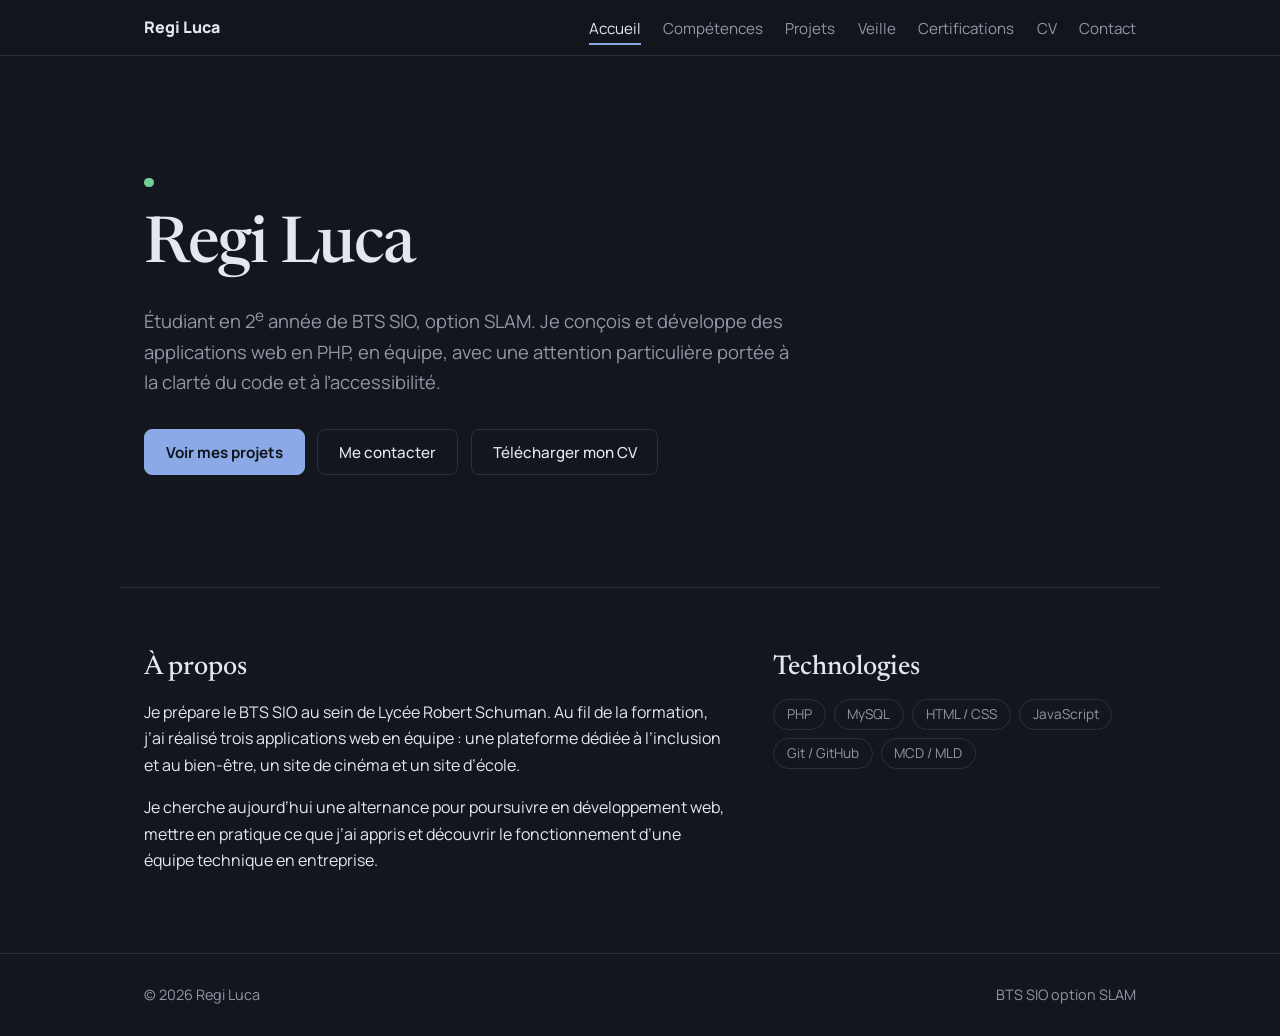
<file: index.html>
<!DOCTYPE html>
<html lang="fr">
<head>
<meta charset="UTF-8">
<meta name="viewport" content="width=device-width, initial-scale=1">
<title>Accueil | Portfolio BTS SIO SLAM</title>
<meta name="description" content="Portfolio d'un étudiant en BTS SIO option SLAM : projets, compétences, veille technologique.">
<link rel="preconnect" href="https://fonts.googleapis.com">
<link rel="preconnect" href="https://fonts.gstatic.com" crossorigin>
<link href="https://fonts.googleapis.com/css2?family=Manrope:wght@400;500;700;800&family=Newsreader:ital,wght@0,400;0,500;1,400&display=swap" rel="stylesheet">
<link rel="stylesheet" href="assets/css/style.css">
</head>
<body data-page="home">
<div id="site-header"></div>
<main id="main">
<section class="hero wrap">
  <p class="status" id="dispo">Recherche une alternance</p>
  <h1 id="hero-name">Prénom Nom</h1>
  <p class="lead">Étudiant en 2<sup>e</sup> année de BTS SIO, option SLAM. Je conçois et développe des applications web en PHP, en équipe, avec une attention particulière portée à la clarté du code et à l’accessibilité.</p>
  <div class="actions">
    <a class="btn primary" href="projets.html">Voir mes projets</a>
    <a class="btn" href="contact.html">Me contacter</a>
    <a class="btn" href="assets/docs/cv.pdf" download>Télécharger mon CV</a>
  </div>
</section>
<section class="wrap split">
  <div>
    <h2>À propos</h2>
    <p>Je prépare le BTS SIO au sein de <span id="ecole">mon établissement</span>. Au fil de la formation, j’ai réalisé trois applications web en équipe : une plateforme dédiée à l’inclusion et au bien-être, un site de cinéma et un site d’école.</p>
    <p>Je cherche aujourd’hui une alternance pour poursuivre en développement web, mettre en pratique ce que j’ai appris et découvrir le fonctionnement d’une équipe technique en entreprise.</p>
  </div>
  <div>
    <h2>Technologies</h2>
    <ul class="badges">
      <li>PHP</li><li>MySQL</li><li>HTML / CSS</li><li>JavaScript</li><li>Git / GitHub</li><li>MCD / MLD</li>
    </ul>
  </div>
</section>
</main>
<div id="site-footer"></div>
<script src="assets/js/layout.js"></script>
<script src="assets/js/app.js"></script>
</body>
</html>
</file>
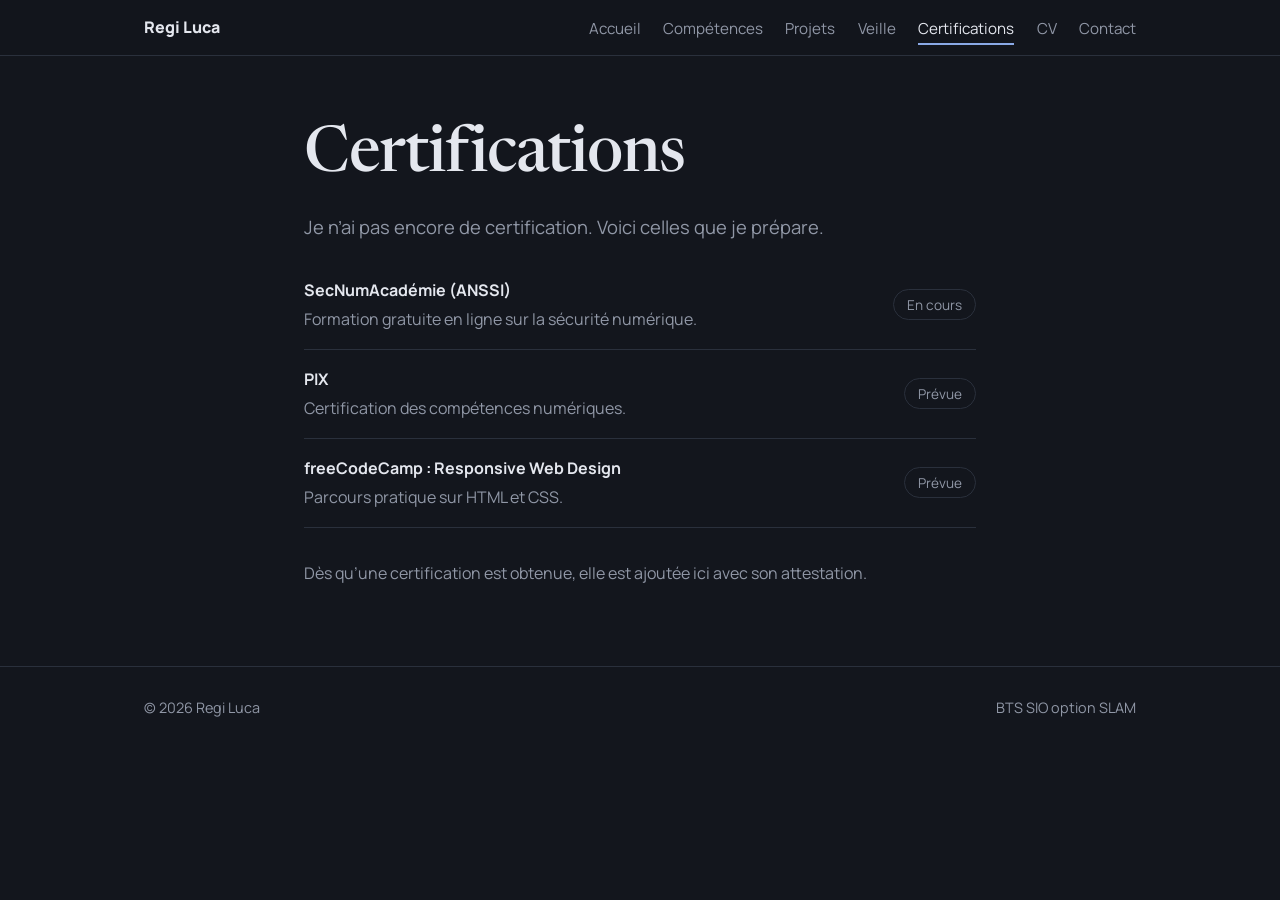
<file: certifications.html>
<!DOCTYPE html>
<html lang="fr">
<head>
<meta charset="UTF-8">
<meta name="viewport" content="width=device-width, initial-scale=1">
<title>Certifications | Portfolio BTS SIO SLAM</title>
<meta name="description" content="Portfolio d'un étudiant en BTS SIO option SLAM : projets, compétences, veille technologique.">
<link rel="preconnect" href="https://fonts.googleapis.com">
<link rel="preconnect" href="https://fonts.gstatic.com" crossorigin>
<link href="https://fonts.googleapis.com/css2?family=Manrope:wght@400;500;700;800&family=Newsreader:ital,wght@0,400;0,500;1,400&display=swap" rel="stylesheet">
<link rel="stylesheet" href="assets/css/style.css">
</head>
<body data-page="certifications">
<div id="site-header"></div>
<main id="main">
<section class="wrap narrow">
  <h1>Certifications</h1>
  <p class="lead">Je n’ai pas encore de certification. Voici celles que je prépare.</p>
  <ul class="list">
    <li><strong>SecNumAcadémie (ANSSI)</strong><span>Formation gratuite en ligne sur la sécurité numérique.</span><em class="tag">En cours</em></li>
    <li><strong>PIX</strong><span>Certification des compétences numériques.</span><em class="tag">Prévue</em></li>
    <li><strong>freeCodeCamp : Responsive Web Design</strong><span>Parcours pratique sur HTML et CSS.</span><em class="tag">Prévue</em></li>
  </ul>
  <p class="muted">Dès qu’une certification est obtenue, elle est ajoutée ici avec son attestation.</p>
</section>
</main>
<div id="site-footer"></div>
<script src="assets/js/layout.js"></script>
<script src="assets/js/app.js"></script>
</body>
</html>
</file>
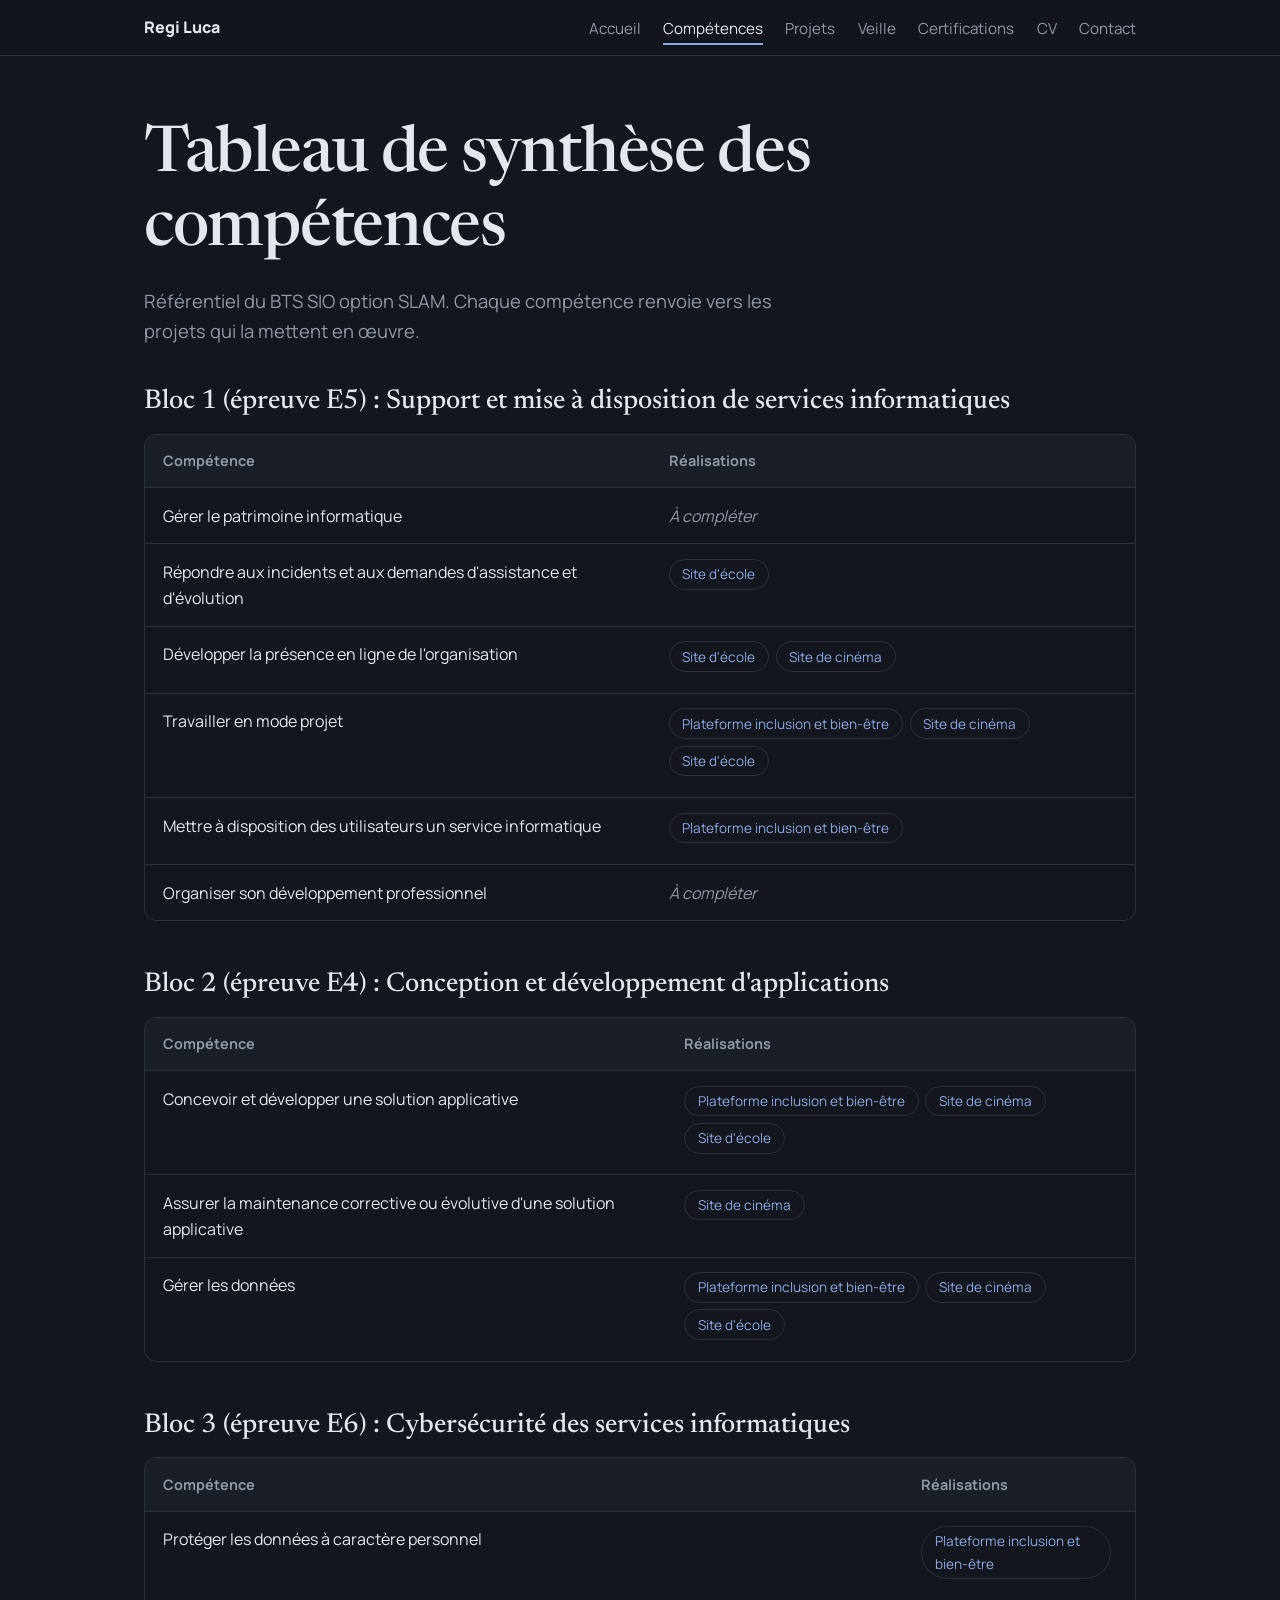
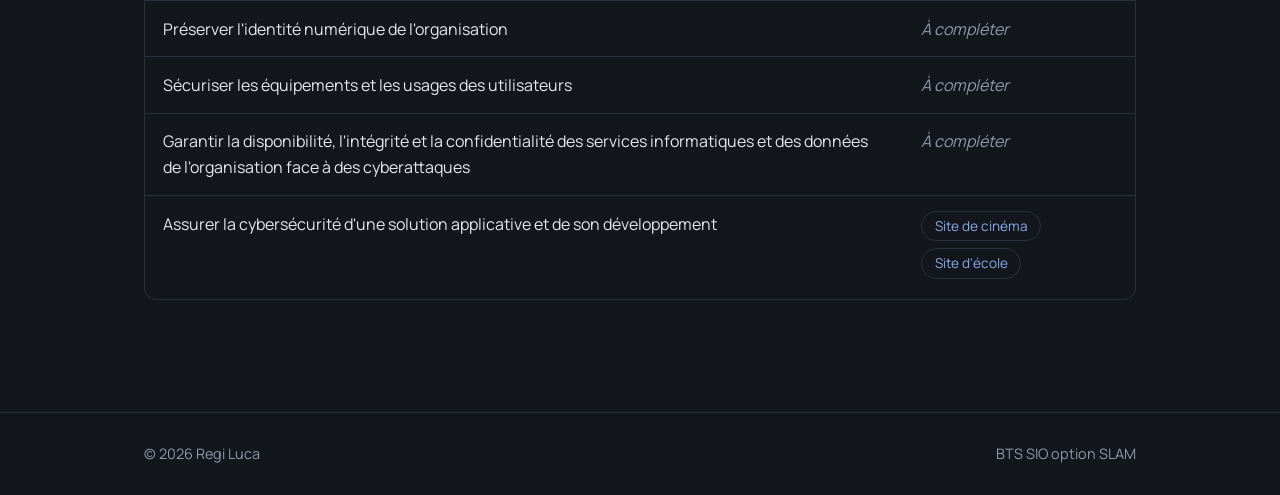
<file: competences.html>
<!DOCTYPE html>
<html lang="fr">
<head>
<meta charset="UTF-8">
<meta name="viewport" content="width=device-width, initial-scale=1">
<title>Compétences | Portfolio BTS SIO SLAM</title>
<meta name="description" content="Portfolio d'un étudiant en BTS SIO option SLAM : projets, compétences, veille technologique.">
<link rel="preconnect" href="https://fonts.googleapis.com">
<link rel="preconnect" href="https://fonts.gstatic.com" crossorigin>
<link href="https://fonts.googleapis.com/css2?family=Manrope:wght@400;500;700;800&family=Newsreader:ital,wght@0,400;0,500;1,400&display=swap" rel="stylesheet">
<link rel="stylesheet" href="assets/css/style.css">
</head>
<body data-page="competences">
<div id="site-header"></div>
<main id="main">
<section class="wrap">
  <h1>Tableau de synthèse des compétences</h1>
  <p class="lead">Référentiel du BTS SIO option SLAM. Chaque compétence renvoie vers les projets qui la mettent en œuvre.</p>
  <div id="competences-tableaux" aria-live="polite">Chargement…</div>
</section>
</main>
<div id="site-footer"></div>
<script src="assets/js/layout.js"></script>
<script src="assets/js/app.js"></script>
</body>
</html>
</file>
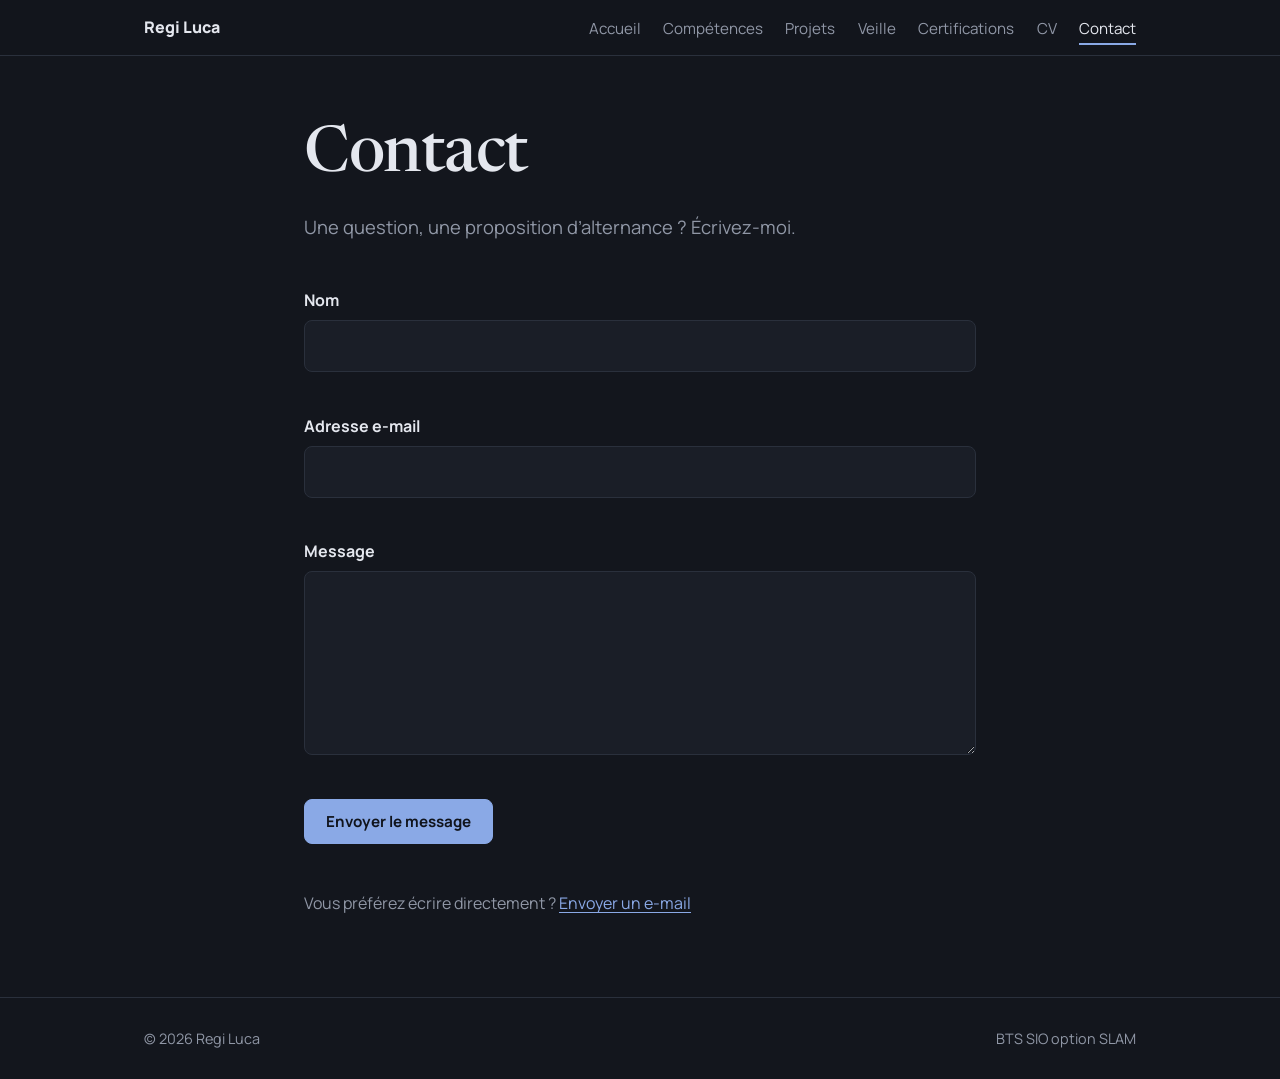
<file: contact.html>
<!DOCTYPE html>
<html lang="fr">
<head>
<meta charset="UTF-8">
<meta name="viewport" content="width=device-width, initial-scale=1">
<title>Contact | Portfolio BTS SIO SLAM</title>
<meta name="description" content="Portfolio d'un étudiant en BTS SIO option SLAM : projets, compétences, veille technologique.">
<link rel="preconnect" href="https://fonts.googleapis.com">
<link rel="preconnect" href="https://fonts.gstatic.com" crossorigin>
<link href="https://fonts.googleapis.com/css2?family=Manrope:wght@400;500;700;800&family=Newsreader:ital,wght@0,400;0,500;1,400&display=swap" rel="stylesheet">
<link rel="stylesheet" href="assets/css/style.css">
</head>
<body data-page="contact">
<div id="site-header"></div>
<main id="main">
<section class="wrap narrow">
  <h1>Contact</h1>
  <p class="lead">Une question, une proposition d’alternance ? Écrivez-moi.</p>
  <form id="form-contact" action="https://formspree.io/f/VOTRE_ID" method="POST" novalidate>
    <label for="nom">Nom</label>
    <input id="nom" name="nom" type="text" autocomplete="name" required>
    <small class="err" id="err-nom"></small>
    <label for="email">Adresse e-mail</label>
    <input id="email" name="email" type="email" autocomplete="email" required>
    <small class="err" id="err-email"></small>
    <label for="message">Message</label>
    <textarea id="message" name="message" rows="6" required></textarea>
    <small class="err" id="err-message"></small>
    <input type="text" name="_gotcha" tabindex="-1" autocomplete="off" class="hp" aria-hidden="true">
    <button class="btn primary" type="submit">Envoyer le message</button>
    <p id="form-status" role="status"></p>
  </form>
  <p class="muted">Vous préférez écrire directement ? <a id="lnk-mail" href="#">Envoyer un e-mail</a></p>
</section>
</main>
<div id="site-footer"></div>
<script src="assets/js/layout.js"></script>
<script src="assets/js/app.js"></script>
</body>
</html>
</file>
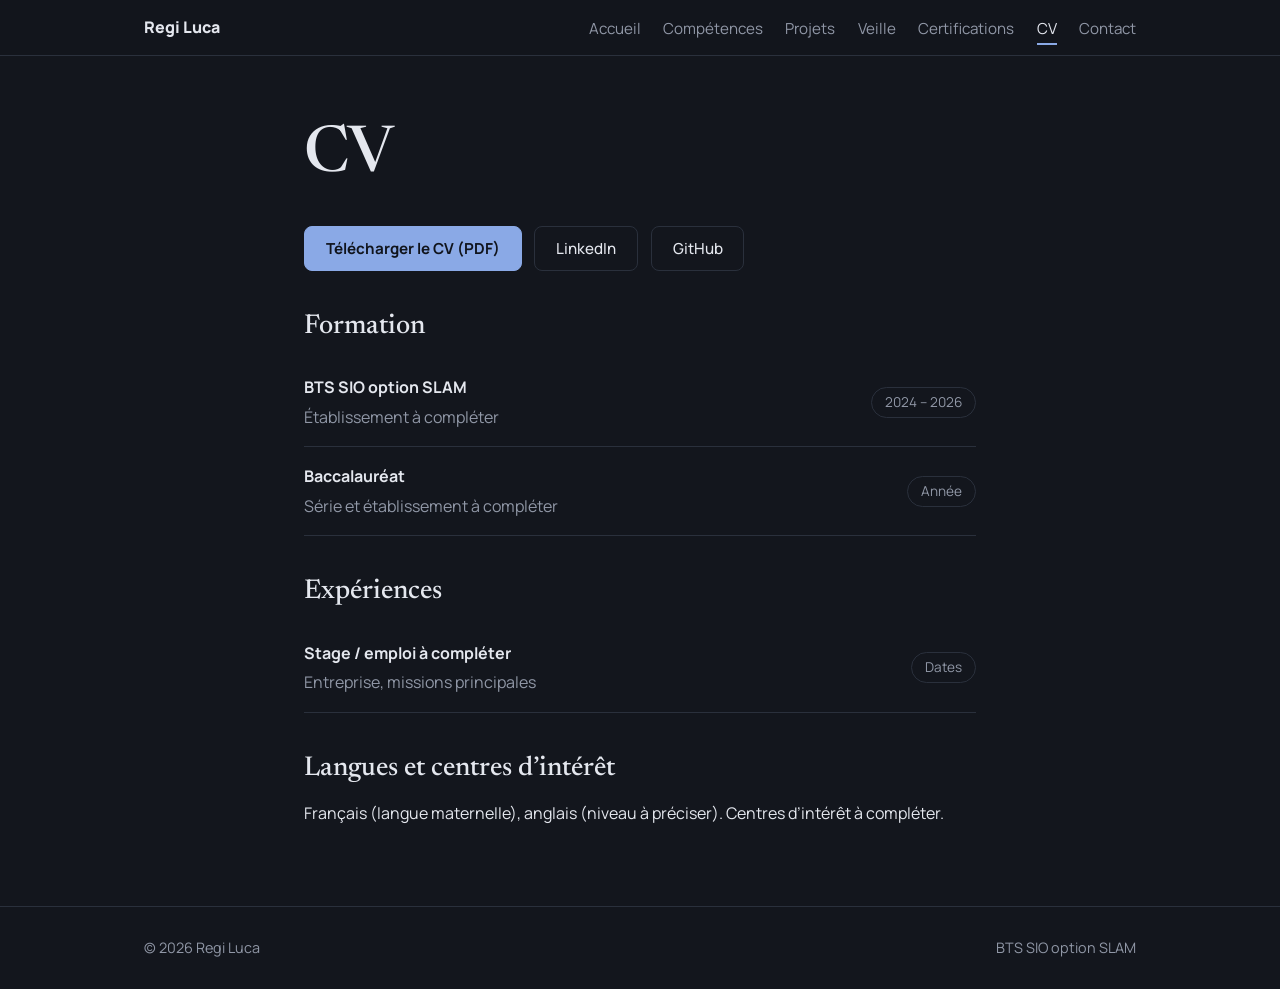
<file: cv.html>
<!DOCTYPE html>
<html lang="fr">
<head>
<meta charset="UTF-8">
<meta name="viewport" content="width=device-width, initial-scale=1">
<title>CV | Portfolio BTS SIO SLAM</title>
<meta name="description" content="Portfolio d'un étudiant en BTS SIO option SLAM : projets, compétences, veille technologique.">
<link rel="preconnect" href="https://fonts.googleapis.com">
<link rel="preconnect" href="https://fonts.gstatic.com" crossorigin>
<link href="https://fonts.googleapis.com/css2?family=Manrope:wght@400;500;700;800&family=Newsreader:ital,wght@0,400;0,500;1,400&display=swap" rel="stylesheet">
<link rel="stylesheet" href="assets/css/style.css">
</head>
<body data-page="cv">
<div id="site-header"></div>
<main id="main">
<section class="wrap narrow">
  <h1>CV</h1>
  <div class="actions">
    <a class="btn primary" href="assets/docs/cv.pdf" download>Télécharger le CV (PDF)</a>
    <a class="btn" id="lnk-linkedin" href="#" target="_blank" rel="noopener">LinkedIn</a>
    <a class="btn" id="lnk-github" href="#" target="_blank" rel="noopener">GitHub</a>
  </div>
  <h2>Formation</h2>
  <ul class="list">
    <li><strong>BTS SIO option SLAM</strong><span>Établissement à compléter</span><em class="tag">2024 – 2026</em></li>
    <li><strong>Baccalauréat</strong><span>Série et établissement à compléter</span><em class="tag">Année</em></li>
  </ul>
  <h2>Expériences</h2>
  <ul class="list">
    <li><strong>Stage / emploi à compléter</strong><span>Entreprise, missions principales</span><em class="tag">Dates</em></li>
  </ul>
  <h2>Langues et centres d’intérêt</h2>
  <p>Français (langue maternelle), anglais (niveau à préciser). Centres d’intérêt à compléter.</p>
</section>
</main>
<div id="site-footer"></div>
<script src="assets/js/layout.js"></script>
<script src="assets/js/app.js"></script>
</body>
</html>
</file>
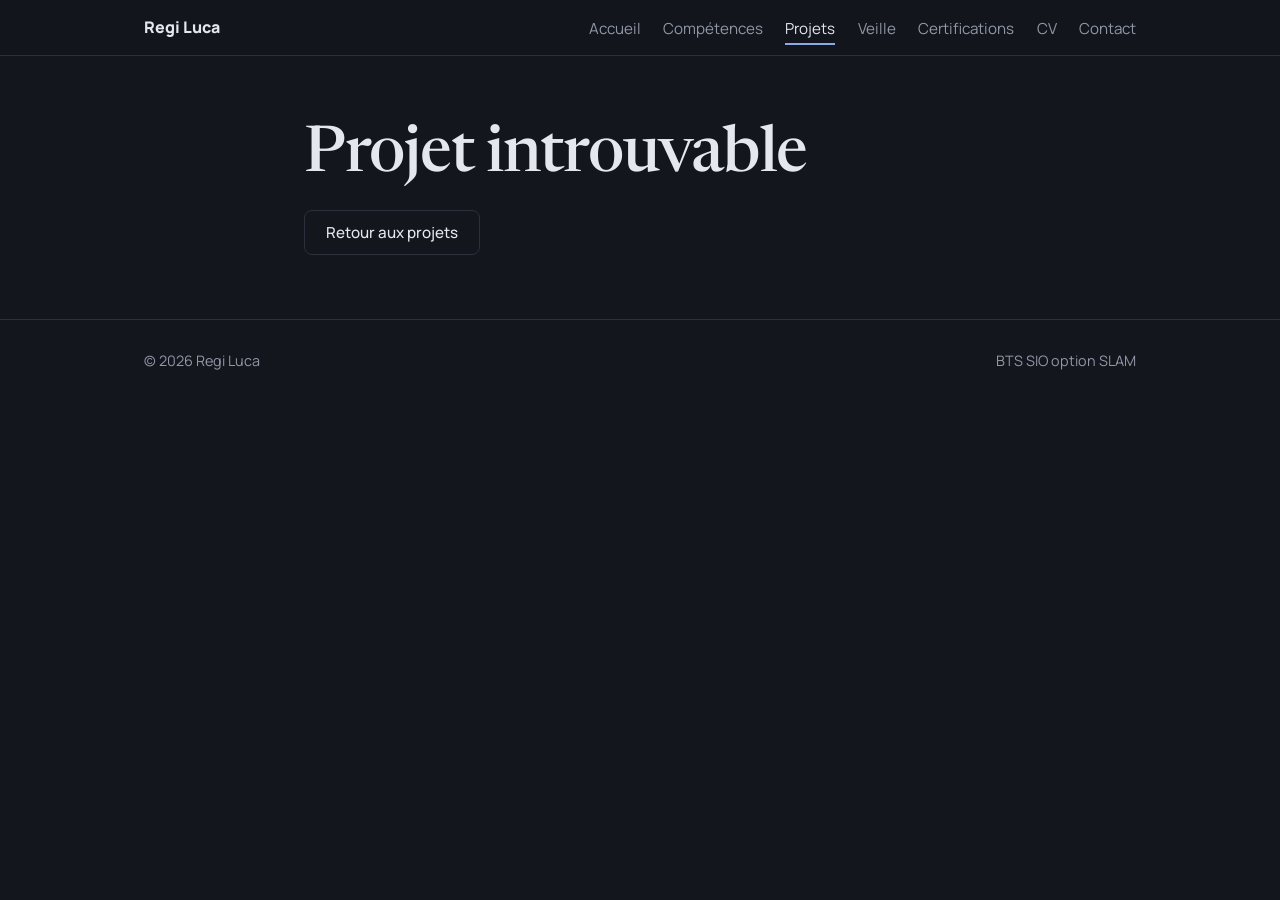
<file: projet.html>
<!DOCTYPE html>
<html lang="fr">
<head>
<meta charset="UTF-8">
<meta name="viewport" content="width=device-width, initial-scale=1">
<title>Fiche projet | Portfolio BTS SIO SLAM</title>
<meta name="description" content="Portfolio d'un étudiant en BTS SIO option SLAM : projets, compétences, veille technologique.">
<link rel="preconnect" href="https://fonts.googleapis.com">
<link rel="preconnect" href="https://fonts.gstatic.com" crossorigin>
<link href="https://fonts.googleapis.com/css2?family=Manrope:wght@400;500;700;800&family=Newsreader:ital,wght@0,400;0,500;1,400&display=swap" rel="stylesheet">
<link rel="stylesheet" href="assets/css/style.css">
</head>
<body data-page="projet">
<div id="site-header"></div>
<main id="main">
<article class="wrap narrow" id="fiche" aria-live="polite">Chargement…</article>
</main>
<div id="site-footer"></div>
<script src="assets/js/layout.js"></script>
<script src="assets/js/app.js"></script>
</body>
</html>
</file>
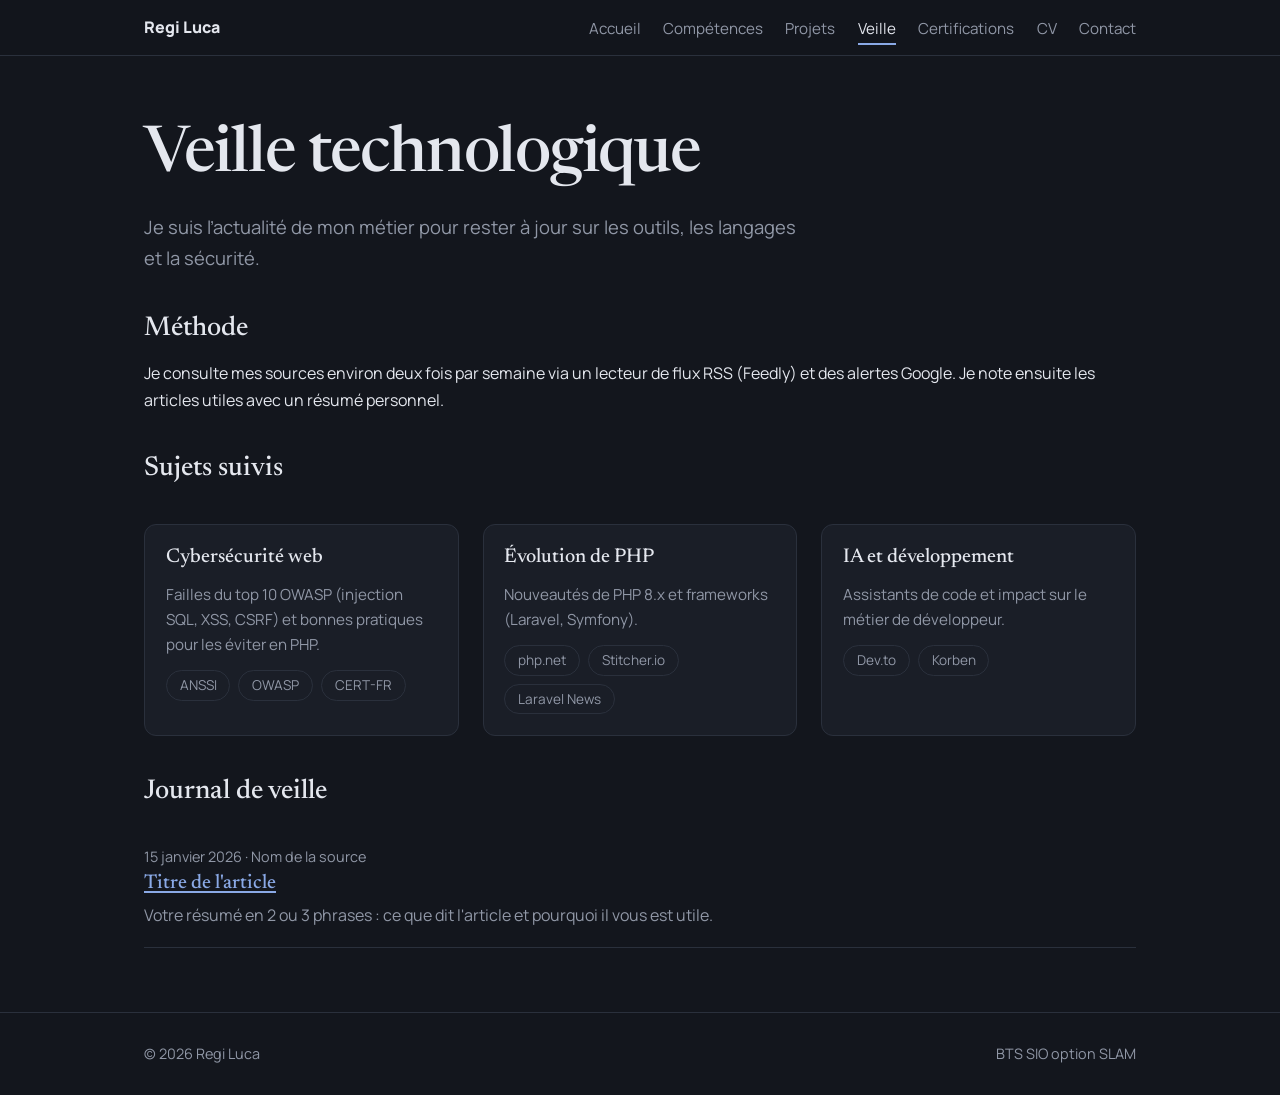
<file: veille.html>
<!DOCTYPE html>
<html lang="fr">
<head>
<meta charset="UTF-8">
<meta name="viewport" content="width=device-width, initial-scale=1">
<title>Veille technologique | Portfolio BTS SIO SLAM</title>
<meta name="description" content="Portfolio d'un étudiant en BTS SIO option SLAM : projets, compétences, veille technologique.">
<link rel="preconnect" href="https://fonts.googleapis.com">
<link rel="preconnect" href="https://fonts.gstatic.com" crossorigin>
<link href="https://fonts.googleapis.com/css2?family=Manrope:wght@400;500;700;800&family=Newsreader:ital,wght@0,400;0,500;1,400&display=swap" rel="stylesheet">
<link rel="stylesheet" href="assets/css/style.css">
</head>
<body data-page="veille">
<div id="site-header"></div>
<main id="main">
<section class="wrap">
  <h1>Veille technologique</h1>
  <p class="lead">Je suis l’actualité de mon métier pour rester à jour sur les outils, les langages et la sécurité.</p>
  <div id="veille-contenu" aria-live="polite">Chargement…</div>
</section>
</main>
<div id="site-footer"></div>
<script src="assets/js/layout.js"></script>
<script src="assets/js/app.js"></script>
</body>
</html>
</file>
<file: assets/css/style.css>
:root{
  --bg:#13161d; --surface:#1a1e27; --line:#2a303c;
  --text:#e4e7ee; --muted:#9097a6; --accent:#8aa9e6; --accent-ink:#10141c;
  --sans:'Manrope',system-ui,sans-serif; --serif:'Newsreader',Georgia,serif;
}
*{box-sizing:border-box}
html{scroll-behavior:smooth}
body{margin:0;background:var(--bg);color:var(--text);font:400 1rem/1.65 var(--sans);-webkit-font-smoothing:antialiased}
a{color:var(--accent);text-underline-offset:3px}
:focus-visible{outline:2px solid var(--accent);outline-offset:3px;border-radius:4px}
.wrap{max-width:1040px;margin:0 auto;padding:4rem 1.5rem}
.narrow{max-width:720px}
h1,h2,h3{font-family:var(--serif);font-weight:500;line-height:1.15;margin:0 0 1rem}
h1{font-size:clamp(2.4rem,6vw,4rem);letter-spacing:-.02em}
h2{font-size:1.7rem;margin-top:2.5rem}
h3{font-size:1.25rem}
.lead{font-size:1.15rem;color:var(--muted);max-width:60ch}
.muted{color:var(--muted)}

/* En-tête */
.site-header{position:sticky;top:0;z-index:10;background:rgba(19,22,29,.9);backdrop-filter:blur(8px);border-bottom:1px solid var(--line)}
.nav{max-width:1040px;margin:0 auto;padding:.9rem 1.5rem;display:flex;align-items:center;justify-content:space-between;gap:1rem}
.brand{color:var(--text);font-weight:800;text-decoration:none}
.nav ul{display:flex;gap:1.4rem;list-style:none;margin:0;padding:0}
.nav ul a{color:var(--muted);text-decoration:none;font-size:.95rem;padding:.3rem 0;border-bottom:2px solid transparent}
.nav ul a:hover{color:var(--text)}
.nav ul a[aria-current="page"]{color:var(--text);border-color:var(--accent)}
.menu-btn{display:none;background:none;border:1px solid var(--line);color:var(--text);border-radius:6px;padding:.4rem .8rem;font:inherit;cursor:pointer}

/* Accueil */
.hero{padding-top:7rem;padding-bottom:5rem}
.status{display:inline-flex;align-items:center;gap:.6rem;color:var(--muted);margin:0 0 1.5rem;font-size:.95rem}
.status::before{content:"";width:.6rem;height:.6rem;border-radius:50%;background:#6fcf97;animation:pulse 2.4s ease-in-out infinite}
@keyframes pulse{50%{opacity:.35}}
.split{display:grid;grid-template-columns:1.6fr 1fr;gap:3rem;border-top:1px solid var(--line)}
.split h2{margin-top:0}

/* Boutons et badges */
.actions{display:flex;flex-wrap:wrap;gap:.8rem;margin:2rem 0}
.btn{display:inline-block;padding:.7rem 1.3rem;border:1px solid var(--line);border-radius:8px;color:var(--text);text-decoration:none;font:500 .95rem var(--sans);background:transparent;cursor:pointer;transition:border-color .15s,background .15s}
.btn:hover{border-color:var(--accent)}
.btn.primary{background:var(--accent);color:var(--accent-ink);border-color:var(--accent);font-weight:700}
.btn.primary:hover{background:#a3bbed}
.badges{display:flex;flex-wrap:wrap;gap:.5rem;list-style:none;padding:0;margin:0}
.badges li,.tag{border:1px solid var(--line);border-radius:999px;padding:.2rem .8rem;font-size:.85rem;color:var(--muted);font-style:normal}

/* Cartes projets */
.grid{display:grid;grid-template-columns:repeat(auto-fill,minmax(290px,1fr));gap:1.5rem;margin-top:2.5rem}
.card{display:flex;flex-direction:column;background:var(--surface);border:1px solid var(--line);border-radius:12px;overflow:hidden;text-decoration:none;color:inherit;transition:border-color .15s}
.card:hover{border-color:var(--accent)}
.card img,.ph{width:100%;aspect-ratio:16/9;object-fit:cover;background:#222834;display:block}
.card-body{padding:1.3rem;display:flex;flex-direction:column;gap:.8rem;flex:1}
.card h3{margin:0}
.card p{margin:0;color:var(--muted);font-size:.95rem}

/* Fiche projet */
.fiche img{width:100%;border-radius:12px;border:1px solid var(--line);margin:1.5rem 0}
.fiche section{border-top:1px solid var(--line);padding-top:1.2rem;margin-top:1.8rem}
.fiche section h2{font-size:1.3rem;margin:0 0 .6rem}
.fiche section p{margin:0}
.back{display:inline-block;margin-bottom:2rem;color:var(--muted)}

/* Tableaux */
.table-wrap{overflow-x:auto;border:1px solid var(--line);border-radius:12px;margin:1rem 0 3rem}
table{width:100%;border-collapse:collapse;min-width:560px}
th,td{text-align:left;padding:.9rem 1.1rem;border-bottom:1px solid var(--line);vertical-align:top}
th{font-weight:700;color:var(--muted);font-size:.9rem;background:var(--surface)}
tr:last-child td{border-bottom:0}
td .tag{display:inline-block;margin:0 .4rem .4rem 0;color:var(--accent);text-decoration:none}
td .tag:hover{border-color:var(--accent)}
.empty{color:var(--muted);font-style:italic}

/* Listes */
.list{list-style:none;padding:0;margin:0 0 2rem}
.list li{display:grid;grid-template-columns:1fr auto;gap:.2rem 1rem;padding:1rem 0;border-bottom:1px solid var(--line)}
.list li span{color:var(--muted);grid-column:1}
.list li .tag{grid-row:1/3;grid-column:2;align-self:center}
.article{padding:1.2rem 0;border-bottom:1px solid var(--line)}
.article time{color:var(--muted);font-size:.9rem}
.article h3{margin:.2rem 0 .4rem}
.article p{margin:0;color:var(--muted)}

/* Formulaire */
form{display:grid;gap:.4rem;margin:2rem 0}
label{font-weight:700;margin-top:.8rem}
input,textarea{width:100%;background:var(--surface);color:var(--text);border:1px solid var(--line);border-radius:8px;padding:.75rem .9rem;font:inherit}
input:focus,textarea:focus{border-color:var(--accent);outline:none}
.err{color:#f0907f;min-height:1.1em}
.hp{position:absolute;left:-9999px}
form .btn{justify-self:start;margin-top:1rem}
#form-status{margin:.5rem 0 0}

/* Pied de page */
.site-footer{border-top:1px solid var(--line);color:var(--muted);font-size:.9rem}
.site-footer div{max-width:1040px;margin:0 auto;padding:1.8rem 1.5rem;display:flex;flex-wrap:wrap;justify-content:space-between;gap:1rem}
.site-footer a{color:var(--muted)}

/* Mobile */
@media (max-width:760px){
  .menu-btn{display:block}
  .nav ul{display:none;position:absolute;top:100%;left:0;right:0;flex-direction:column;gap:0;background:var(--bg);border-bottom:1px solid var(--line);padding:.5rem 1.5rem}
  .nav ul.open{display:flex}
  .nav ul a{display:block;padding:.8rem 0}
  .split{grid-template-columns:1fr;gap:2rem}
  .hero{padding-top:4rem}
}
@media (prefers-reduced-motion:reduce){*{animation:none!important;transition:none!important;scroll-behavior:auto!important}}
</file>
